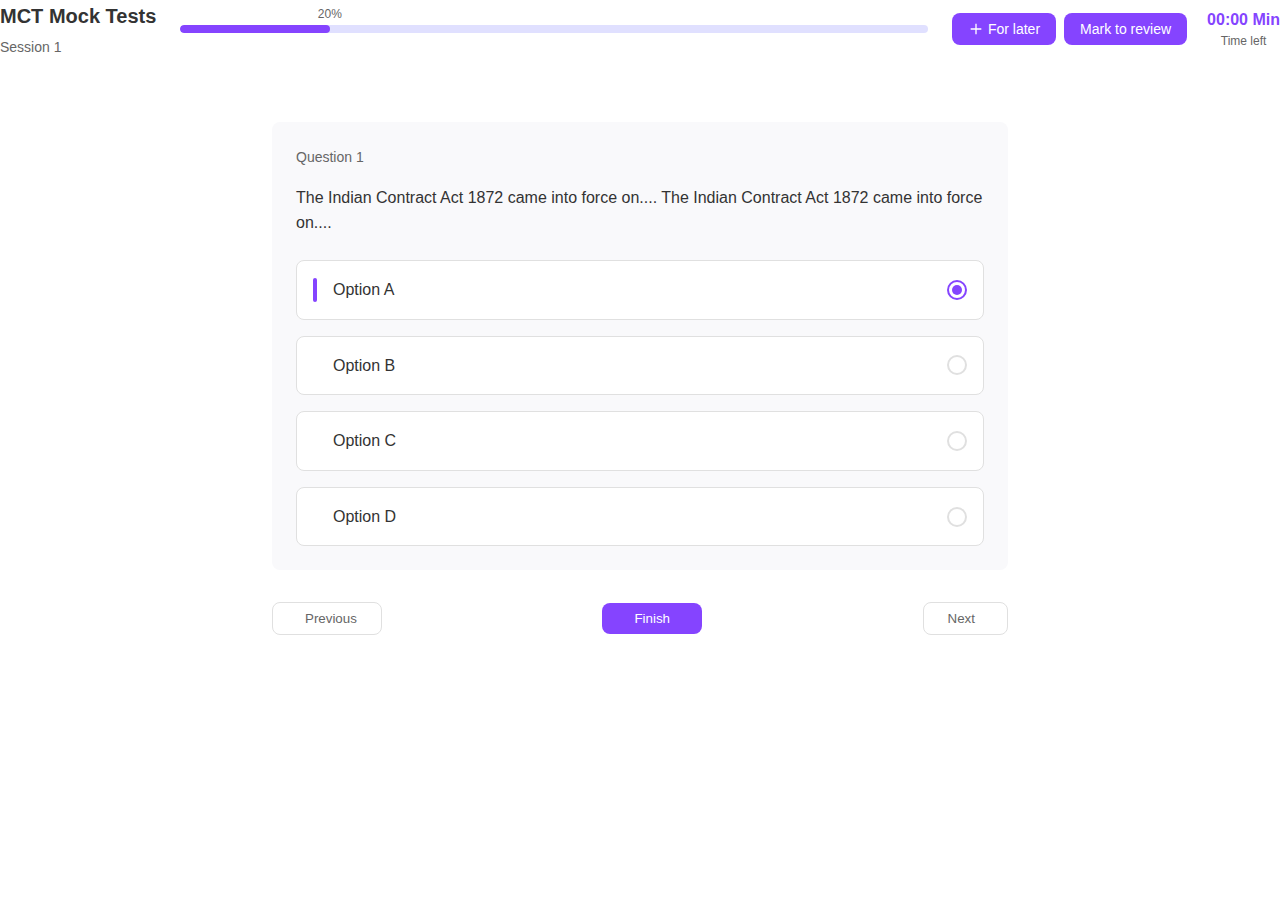
<file: quiz-interface.html>
<!DOCTYPE html>
<html lang="en">
<head>
    <meta charset="UTF-8">
    <meta name="viewport" content="width=device-width, initial-scale=1.0">
    <title>MCT Mock Tests</title>
    <link rel="stylesheet" href="./styles/styles.css">
    <link rel="stylesheet" href="./styles/quiz-interface.css">
</head>
<body>
     <!-- Quiz header with title, progress, and actions -->
     <header class="quiz-header">
        <div class="quiz-title">
            <h1>MCT Mock Tests</h1>
            <p>Session 1</p>
        </div>
        
        <div class="progress-container">
            <div class="progress-percentage">20%</div>
            <div class="progress-bar">
                <div class="progress-fill"></div>
            </div>
        </div>
        
        <div class="action-buttons">
            <button class="btn btn-secondary">
                <svg width="16" height="16" viewBox="0 0 24 24" fill="none" stroke="currentColor" stroke-width="2">
                    <path d="M12 4v16m8-8H4"/>
                </svg>
                For later
            </button>
            <button class="btn btn-secondary">
                Mark to review
            </button>
        </div>
        
        <div class="timer">
            <div class="timer-value">00:00 Min</div>
            <div class="timer-label">Time left</div>
        </div>
    </header>
    <!-- Main quiz container -->
    <main class="quiz-container">
        <!-- Question section -->
        <section class="quiz-question">
            <div class="question-number">Question 1</div>
            <div class="question-text">
                The Indian Contract Act 1872 came into force on.... The Indian Contract Act 1872 came into force on....
            </div>
            
            <!-- Answer options -->
            <div class="options-container">
                <div class="option selected">
                    <div class="option-indicator"></div>
                    <div class="option-text">Option A</div>
                    <div class="option-radio"></div>
                </div>
                
                <div class="option">
                    <div class="option-indicator"></div>
                    <div class="option-text">Option B</div>
                    <div class="option-radio"></div>
                </div>
                
                <div class="option">
                    <div class="option-indicator"></div>
                    <div class="option-text">Option C</div>
                    <div class="option-radio"></div>
                </div>
                
                <div class="option">
                    <div class="option-indicator"></div>
                    <div class="option-text">Option D</div>
                    <div class="option-radio"></div>
                </div>
            </div>
        </section>
        
        <!-- Navigation buttons -->
        <nav class="quiz-navigation">
            <button class="nav-btn">
                <i class="fa-solid fa-chevron-right"></i>
                Previous
            </button>
            
            <button class="finish-btn">Finish</button>
            
            <button class="nav-btn">
                Next
                <i class="fa-solid fa-chevron-left"></i>
            </button>
        </nav>
    </main>
    
    <script>
        // Add interactivity to options
        document.querySelectorAll('.option').forEach(option => {
            option.addEventListener('click', () => {
                // Remove selected class from all options
                document.querySelectorAll('.option').forEach(o => o.classList.remove('selected'));
                // Add selected class to clicked option
                option.classList.add('selected');
            });
        });
        
        // Timer functionality (placeholder)
        let seconds = 0;
        const timerElement = document.querySelector('.timer-value');
        
        function updateTimer() {
            const minutes = Math.floor(seconds / 60);
            const remainingSeconds = seconds % 60;
            timerElement.textContent = `${minutes.toString().padStart(2, '0')}:${remainingSeconds.toString().padStart(2, '0')} Min`;
            seconds++;
        }
        
        // Start timer
        updateTimer();
        setInterval(updateTimer, 1000);
    </script>
</body>
</html>
</file>
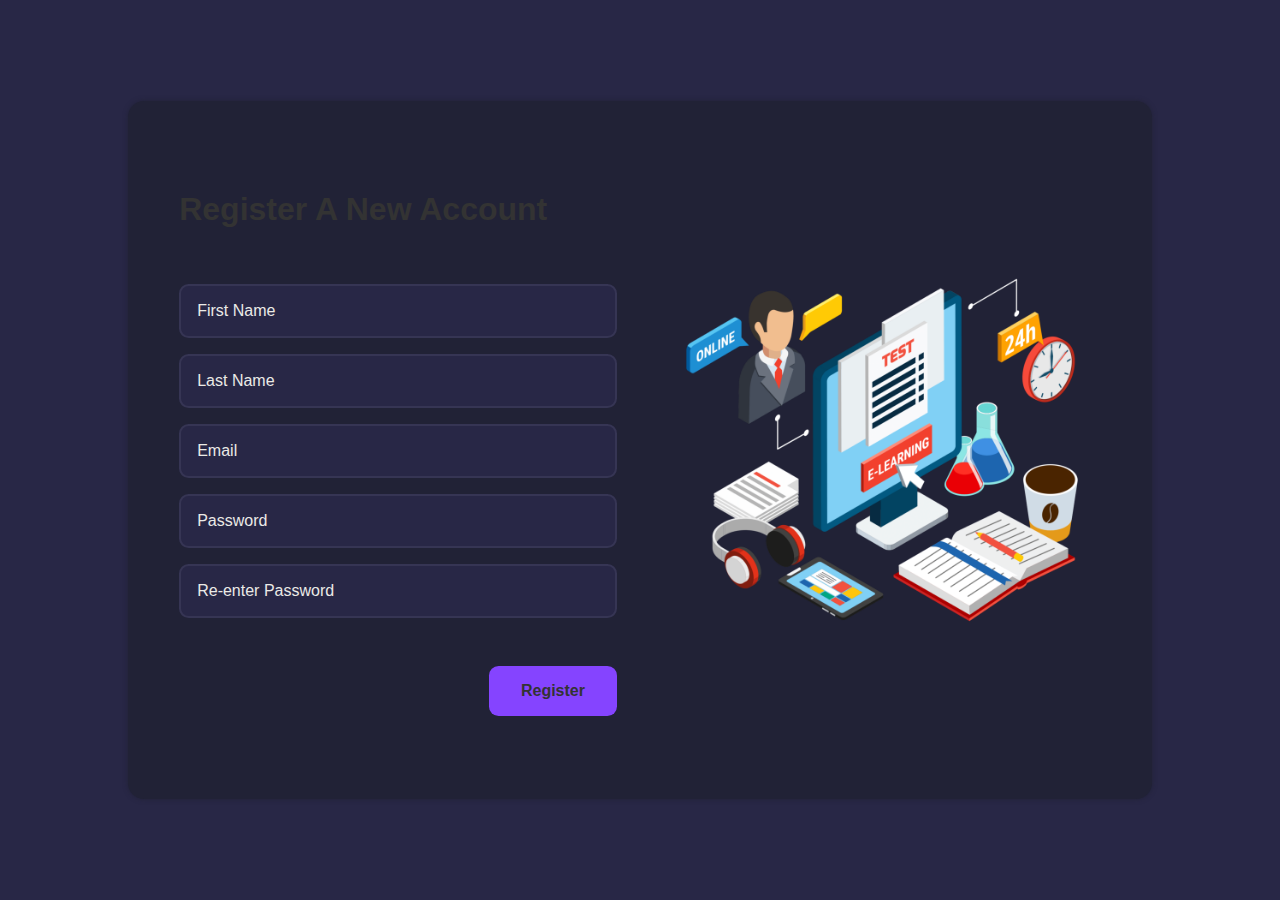
<file: registration.html>
<!DOCTYPE html>
<html lang="en">

<head>
  <meta charset="UTF-8">
  <meta name="viewport" content="width=device-width, initial-scale=1.0">
  <link rel="stylesheet" href="styles/styles.css">
  <link rel="stylesheet" href="styles/registration.style.css">

  <title>Registration</title>
</head>

<body>
  <main>
    <form action="" onsubmit="submitForm(event)">
      <h1>Register a new account</h1>

      <div id="inputFields">
        <div class="input-field">
          <input type="text" placeholder="First Name" name="firstName" id="firstName" required
            onchange="validateName(event)">
          <p class="error-msg">Name must be in English characters only.</p>
        </div>

        <div class="input-field">
          <input type="text" placeholder="Last Name" name="lastName" id="lastName" required
            onchange="validateName(event)">
          <p class="error-msg">Name must be in English characters only.</p>
        </div>

        <div class="input-field">
          <input type="text" placeholder="Email" name="email" id="email" required onchange="validateEmail(event)">
          <p class="error-msg">Invalid Email format.</p>
        </div>

        <div class="input-field">
          <input type="password" placeholder="Password" name="password" id="password" required
            onchange="validatePassword(event)">
          <p class="error-msg">Password must be at least 8 characters long.</p>
        </div>

        <div class="input-field">
          <input type="password" placeholder="Re-enter Password" id="passConfirmation" required
            onchange="validatePassConfirmation(event)">
          <p class="error-msg">Password does not match.</p>
        </div>

      </div>

      <button type="submit" id="registerBtn">Register</button>
    </form>

    <div>
      <img src="assets/images/registration-img.png" alt="online examination">
    </div>
  </main>

  <script src="scripts/registration.script.js"></script>
</body>

</html>
</file>
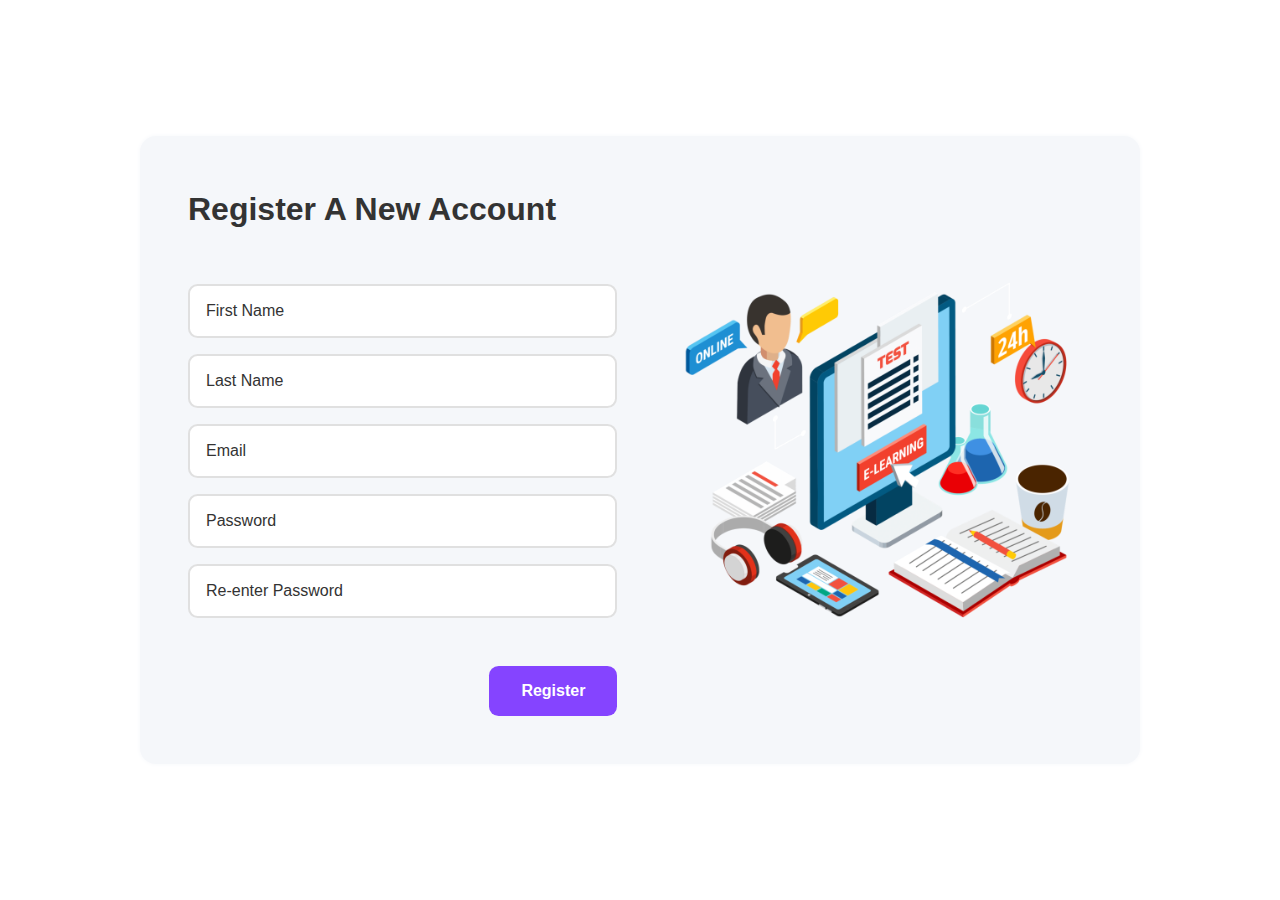
<file: scripts/registration.html>
<!DOCTYPE html>
<html lang="en">

<head>
  <meta charset="UTF-8">
  <meta name="viewport" content="width=device-width, initial-scale=1.0">
  <link rel="stylesheet" href="styles/styles.css">
  <link rel="stylesheet" href="styles/registration.style.css">

  <title>Registration</title>
</head>

<body>
  <main>
    <form action="" onsubmit="submitForm(event)">
      <h1>Register a new account</h1>

      <div id="inputFields">
        <div class="input-field">
          <input type="text" placeholder="First Name" name="firstName" id="firstName" required
            onchange="validateName(event)">
          <p class="error-msg">Name must be in English characters only.</p>
        </div>

        <div class="input-field">
          <input type="text" placeholder="Last Name" name="lastName" id="lastName" required
            onchange="validateName(event)">
          <p class="error-msg">Name must be in English characters only.</p>
        </div>

        <div class="input-field">
          <input type="text" placeholder="Email" name="email" id="email" required onchange="validateEmail(event)">
          <p class="error-msg">Invalid Email format.</p>
        </div>

        <div class="input-field">
          <input type="password" placeholder="Password" name="password" id="password" required
            onchange="validatePassword(event)">
          <p class="error-msg">Password must be at least 8 characters long.</p>
        </div>

        <div class="input-field">
          <input type="password" placeholder="Re-enter Password" id="passConfirmation" required
            onchange="validatePassConfirmation(event)">
          <p class="error-msg">Password does not match.</p>
        </div>

      </div>

      <button type="submit" id="registerBtn">Register</button>
    </form>

    <div class="img-container">
      <img src="assets/images/registration-img.png" alt="online examination">
    </div>
  </main>

  <script src="scripts/registration.script.js"></script>
</body>

</html>
</file>
<file: styles/styles.css>
/* CSS Variables for consistent theming */
:root {
  /* Colors */
  --primary-color: #8544ff;
  --primary-light: #9966ff;
  --secondry-color: #ffffff;
  --accent-color: #00d9ff;
  --marked-color: #ffff00;
  --background-color: #f5f7fa;
  --card-bg-color: #ffffff;
  --text-primary: #333333;
  --text-secondary: #666666;
  --text-third: #fff;
  --text-red: #e60000;
  --text-green: #00ff73;
  --border-color: #e0e0e0;

  /* Spacing */
  --spacing-xs: 0.25rem;
  --spacing-sm: 0.5rem;
  --spacing-md: 1rem;
  --spacing-lg: 1.5rem;
  --spacing-xl: 2rem;

  /* Font sizes */
  --font-xs: 0.75rem;
  --font-sm: 0.875rem;
  --font-md: 1rem;
  --font-lg: 1.25rem;
  --font-xl: 1.5rem;

  /* Border radius */
  --border-radius-sm: 4px;
  --border-radius-md: 8px;
  --border-radius-lg: 16px;
}

/* Dark mode theme */
@media (prefers-color-scheme: dark) {
  :root {
    --primary-color: #8544ff;
    --primary-light: #a377ff;
    --secondry-color: #38009f;
    --background-color: #1a1a2e;
    --card-bg-color: #282846;
    --text-primary: #f0f0f0;
    --text-secondary: #b0b0b0;
    --border-color: #444466;
  }
}

/* Reset and base styles */
* {
  margin: 0;
  padding: 0;
  box-sizing: border-box;
}

body {
  font-family: "Inter", -apple-system, BlinkMacSystemFont, "Segoe UI", Roboto,
    Oxygen, Ubuntu, Cantarell, sans-serif;
  background-color: var(--primary-color);
  color: var(--text-primary);
  line-height: 1.6;
  overflow-x: hidden;
}
.flex-row {
  display: flex;
}
</file>
<file: styles/quiz-interface.css>
/* Main quiz container */

body {
  background-color: var(--card-bg-color);
}
.quiz-container {
  width: 100%;
  max-width: 800px;
  padding: var(--spacing-xl);
  margin: 0 auto;
}

/* Header section */
.quiz-header {
  width: 100%;
  margin: 0 auto;
  display: flex;
  justify-content: space-between;
  align-items: center;
  border-radius: var(--border-radius-lg);
  margin-bottom: 2rem;
}

.quiz-title {
  display: flex;
  flex-direction: column;
}

.quiz-title h1 {
  font-size: var(--font-lg);
  font-weight: 600;
  margin-bottom: var(--spacing-xs);
}

.quiz-title p {
  font-size: var(--font-sm);
  color: var(--text-secondary);
}

/* Progress bar */
.progress-container {
  flex-grow: 1;
  margin: 0 var(--spacing-lg);
  position: relative;
}

.progress-bar {
  height: 8px;
  background-color: #e0e0ff;
  border-radius: var(--border-radius-sm);
  overflow: hidden;
}

.progress-fill {
  height: 100%;
  background-color: var(--primary-color);
  width: 20%; /* Adjust based on progress */
  border-radius: var(--border-radius-sm);
  transition: width 0.3s ease;
}

.progress-percentage {
  position: absolute;
  top: -20px;
  left: 20%;
  transform: translateX(-50%);
  font-size: var(--font-xs);
  color: var(--text-secondary);
}

/* Action buttons */
.action-buttons {
  display: flex;
  gap: var(--spacing-sm);
}

.btn {
  padding: var(--spacing-sm) var(--spacing-md);
  border-radius: var(--border-radius-md);
  border: none;
  font-size: var(--font-sm);
  cursor: pointer;
  transition: all 0.2s ease;
  display: flex;
  align-items: center;
  gap: var(--spacing-xs);
}

.btn-secondary {
  background-color:var(--primary-color) ;
  color: #fff;
}

.btn-secondary:hover {
    opacity: 0.9;
}

/* Timer */
.timer {
  display: flex;
  flex-direction: column;
  align-items: center;
  margin-left: 20px;
}

.timer-value {
  font-size: var(--font-md);
  font-weight: 600;
  color: var(--primary-color);
}

.timer-label {
  font-size: var(--font-xs);
  color: var(--text-secondary);
}

/* Question section */
.quiz-question {
  background-color: #f9f9fb;
  border-radius: var(--border-radius-md);
  padding: var(--spacing-lg);
  margin-bottom: var(--spacing-lg);
}

@media (prefers-color-scheme: dark) {
  .quiz-question {
    background-color: #222236;
  }
}

.question-number {
  font-size: var(--font-sm);
  color: var(--text-secondary);
  margin-bottom: var(--spacing-md);
}

.question-text {
  font-size: var(--font-md);
  margin-bottom: var(--spacing-lg);
}

/* Options */
.options-container {
  display: flex;
  flex-direction: column;
  gap: var(--spacing-md);
}

.option {
  display: flex;
  align-items: center;
  background-color: var(--card-bg-color);
  border: 1px solid var(--border-color);
  border-radius: var(--border-radius-md);
  padding: var(--spacing-md);
  cursor: pointer;
  transition: all 0.2s ease;
}

.option:hover {
  border-color: var(--primary-light);
  box-shadow: 0 2px 8px rgba(0, 0, 0, 0.05);
}

.option-indicator {
  width: 4px;
  height: 24px;
  background-color: var(--primary-color);
  border-radius: var(--border-radius-sm);
  margin-right: var(--spacing-md);
  opacity: 0;
}

.option.selected .option-indicator {
  opacity: 1;
}

.option-text {
  flex-grow: 1;
}

.option-radio {
  width: 20px;
  height: 20px;
  border: 2px solid var(--border-color);
  border-radius: 50%;
  display: flex;
  justify-content: center;
  align-items: center;
}

.option.selected .option-radio {
  border-color: var(--primary-color);
}

.option.selected .option-radio::after {
  content: "";
  width: 10px;
  height: 10px;
  background-color: var(--primary-color);
  border-radius: 50%;
}

/* Navigation section */
.quiz-navigation {
  display: flex;
  justify-content: space-between;
  align-items: center;
  margin-top: var(--spacing-xl);
}

.nav-btn {
  display: flex;
  align-items: center;
  gap: var(--spacing-sm);
  padding: var(--spacing-sm) var(--spacing-lg);
  border-radius: var(--border-radius-md);
  border: 1px solid var(--border-color);
  background-color: var(--card-bg-color);
  color: var(--text-secondary);
  cursor: pointer;
  transition: all 0.2s ease;
}

.nav-btn:hover {
  border-color: var(--primary-color);
  color: var(--primary-color);
}

.nav-btn-icon {
  font-size: var(--font-md);
}

.finish-btn {
  padding: var(--spacing-sm) var(--spacing-xl);
  background-color: var(--primary-color);
  color: white;
  border: none;
  border-radius: var(--border-radius-md);
  cursor: pointer;
  transition: all 0.2s ease;
}

.finish-btn:hover {
  opacity:0.9;
}

/* Marked question styling */
.marked-question {
  background-color: yellowgreen;
  color: #222236;
}


/* Loading spinner styles */
.loading {
  position: fixed;
  top: 0;
  left: 0;
  width: 100%;
  height: 100%;
  display: flex;
  justify-content: center;
  align-items: center;
  background: white;
  z-index: 9999;
}

.spinner {
  width: 50px;
  height: 50px;
  border: 5px solid #f3f3f3;
  border-top: 5px solid #3498db;
  border-radius: 50%;
  animation: spin 1s linear infinite;
}

@keyframes spin {
  0% { transform: rotate(0deg); }
  100% { transform: rotate(360deg); }
}

/* Responsive styles */
@media (max-width: 768px) {
  .quiz-container {
    padding: var(--spacing-md);
    margin: var(--spacing-md);
    position: static;
    translate: 0;
    margin: 0;
    opacity: 0.8;
  }

  .quiz-header {
    width: 80%;
    flex-direction: column;
    align-items: flex-start;
    gap: var(--spacing-md);
  }

  .progress-container {
    width: 100%;
    margin: var(--spacing-md) 0;
  }

  .timer {
    position: absolute;
    top: var(--spacing-md);
    right: 100px;
  }
}

@media (max-width: 480px) {
  .quiz-navigation {
    flex-direction: column;
    gap: var(--spacing-md);
  }

  .nav-btn {
    width: 100%;
    justify-content: center;
  }

  .finish-btn {
    width: 100%;
  }
}

/* Animations */
@keyframes fadeIn {
  from {
    opacity: 0;
  }
  to {
    opacity: 1;
  }
}

@keyframes slideIn {
  from {
    transform: translateY(20px);
    opacity: 0;
  }
  to {
    transform: translateY(0);
    opacity: 1;
  }
}

.quiz-container {
  animation: fadeIn 0.5s ease;
}

.quiz-question {
  animation: slideIn 0.5s ease;
}

.option {
  animation: fadeIn 0.3s ease;
  animation-fill-mode: both;
}

.option:nth-child(1) {
  animation-delay: 0.1s;
}
.option:nth-child(2) {
  animation-delay: 0.2s;
}
.option:nth-child(3) {
  animation-delay: 0.3s;
}
.option:nth-child(4) {
  animation-delay: 0.4s;
}
</file>
<file: styles/registration.style.css>
:root {
  --background-dark: rgb(33, 34, 54);
  --background-dark-secondary: rgb(40, 39, 70);
  --button-primary: rgb(133, 68, 255);
  --button-secondary: transparent;
  --text-white: rgb(235, 234, 230);
  --text-grey: rgb(139, 142, 157);
  --text-red: hsl(0, 100%, 45%);
  --border: rgb(54, 53, 84);
}

* {
  box-sizing: border-box;
  padding: 0;
  margin: 0;
  border: 0;
  font-family: inherit;
  color: inherit;
  scrollbar-width: 0;
}

*::-webkit-scrollbar {
  width: 0;
}

html {
  font-family: sans-serif;
  color: var(--text-white);
}

button {
  cursor: pointer;
  border-radius: 0.6rem;
  padding: 1em 2em;
  font-size: 1rem;
  background-color: var(--button-secondary);
  transition: box-shadow 0.2s ease-out;
}

button:hover {
  box-shadow: 0 0 10px var(--button-primary);
}

body {
  display: flex;
  flex-direction: column;
  justify-content: center;
  align-items: center;
  height: 100vh;
  background-color: var(--background-dark-secondary);
  padding: 0 10%;
}

body > h1 {
  align-self: flex-start;
}

main {
  padding: 5%;
  width: 100%;
  max-width: 1400px;
  border-radius: 1rem;
  display: flex;
  justify-content: space-between;
  gap: 5%;
  background-color: var(--background-dark);
  box-shadow: 0px 0px 5px var(--background-dark);
}

form {
  display: flex;
  flex-direction: column;
  gap: 3rem;
  width: 50%;
  padding: 2rem 0;
}

form > h1 {
  text-wrap-mode: nowrap;
  text-transform: capitalize;
}

#inputFields {
  display: flex;
  flex-direction: column;
  gap: 1rem;
}

input {
  outline: none;
  padding: 1rem;
  font-size: 1rem;
  background-color: var(--background-dark-secondary);
  border: 2px solid var(--border);
  border-radius: 0.6rem;

  width: 100%;
}

input::placeholder {
  color: var(--text-white);
}

.error-msg {
  color: var(--text-red);
  font-size: 0.8rem;
  padding: 0.2em 1rem;
  display: none;
}

.error-msg-visible {
  display: block;
}

.error-input {
  border-color: var(--text-red);
}

#registerBtn {
  background-color: var(--button-primary);
  font-weight: bold;
  width: fit-content;
  align-self: flex-end;
}

main > div {
  width: 50%;
  display: flex;
  padding: 1rem 0;
  justify-content: center;
  align-items: center;
}

main > div > img {
  width: 100%;
  height: auto;
}
</file>
<file: scripts/styles/styles.css>
/* CSS Variables for consistent theming */
:root {
  /* Colors */
  --primary-color: #8544ff;
  --primary-light: #9966ff;
  --secondry-color: #ffffff;
  --accent-color: #00d9ff;
  --marked-color: #ffff00;
  --background-color: #f5f7fa;
  --card-bg-color: #ffffff;
  --text-primary: #333333;
  --text-secondary: #666666;
  --text-third: #fff;
  --text-red: #e60000;
  --text-green: #00ff73;
  --border-color: #e0e0e0;

  /* Spacing */
  --spacing-xs: 0.25rem;
  --spacing-sm: 0.5rem;
  --spacing-md: 1rem;
  --spacing-lg: 1.5rem;
  --spacing-xl: 2rem;

  /* Font sizes */
  --font-xs: 0.75rem;
  --font-sm: 0.875rem;
  --font-md: 1rem;
  --font-lg: 1.25rem;
  --font-xl: 1.5rem;

  /* Border radius */
  --border-radius-sm: 4px;
  --border-radius-md: 8px;
  --border-radius-lg: 16px;
}

/* Dark mode theme */
@media (prefers-color-scheme: dark) {
  :root {
    --primary-color: #8544ff;
    --primary-light: #a377ff;
    --secondry-color: #38009f;
    --background-color: #1a1a2e;
    --card-bg-color: #282846;
    --text-primary: #f0f0f0;
    --text-secondary: #b0b0b0;
    --border-color: #444466;
  }
}

/* Reset and base styles */
* {
  margin: 0;
  padding: 0;
  box-sizing: border-box;
}

body {
  font-family: "Inter", -apple-system, BlinkMacSystemFont, "Segoe UI", Roboto,
    Oxygen, Ubuntu, Cantarell, sans-serif;
  background-color: var(--primary-color);
  color: var(--text-primary);
  line-height: 1.6;
  overflow-x: hidden;
}
.flex-row {
  display: flex;
}
</file>
<file: scripts/styles/registration.style.css>
* {
  box-sizing: border-box;
  padding: 0;
  margin: 0;
  border: 0;
  font-family: inherit;
  color: inherit;
  scrollbar-width: 0;
}

*::-webkit-scrollbar {
  width: 0;
}

html {
  font-family: sans-serif;
  color: var(--text-primary);
}

button {
  cursor: pointer;
  border-radius: 0.6rem;
  padding: 1em 2em;
  font-size: 1rem;
  transition: box-shadow 0.2s ease-out;
}

button:hover {
  box-shadow: 0 0 10px var(--primary-color);
}

body {
  display: flex;
  flex-direction: column;
  justify-content: center;
  align-items: center;
  height: 100vh;
  background-color: var(--card-bg-color);
  padding: 0 10%;
}

main {
  padding: 3rem;
  width: 100%;
  max-width: 1000px;
  border-radius: 1rem;
  display: flex;
  justify-content: space-between;
  gap: 5%;
  background-color: var(--background-color);
  box-shadow: 0px 0px 5px var(--background-color);
}

form {
  display: flex;
  flex-direction: column;
  gap: 3rem;
  width: 50%;
}

form > h1 {
  color: var(--text-primary);
  text-wrap-mode: nowrap;
  text-transform: capitalize;
}

#inputFields {
  display: flex;
  flex-direction: column;
  gap: 1rem;
}

input {
  outline: none;
  padding: 1rem;
  font-size: 1rem;
  background-color: var(--card-bg-color);
  border: 2px solid var(--border-color);
  border-radius: 0.6rem;
  color: var(--text-primary);

  width: 100%;
}

input::placeholder {
  color: var(--text-primary);
}

.error-msg {
  color: var(--text-red);
  font-size: 0.8rem;
  padding: 0.2em 1rem;
  display: none;
}

.error-msg-visible {
  display: block;
}

.error-input {
  border-color: var(--text-red);
}

#registerBtn {
  background-color: var(--primary-color);
  font-weight: bold;
  width: fit-content;
  align-self: flex-end;
  color: var(--text-third);
}

.img-container {
  width: 50%;
  display: flex;
  justify-content: center;
  align-items: center;
}

.img-container img {
  width: 100%;
  height: auto;
}

@media (max-width: 800px) {
  .img-container {
    display: none;
  }

  form {
    width: 100%;
  }

  form > h1 {
    font-size: 1.6rem;
  }
}
</file>
